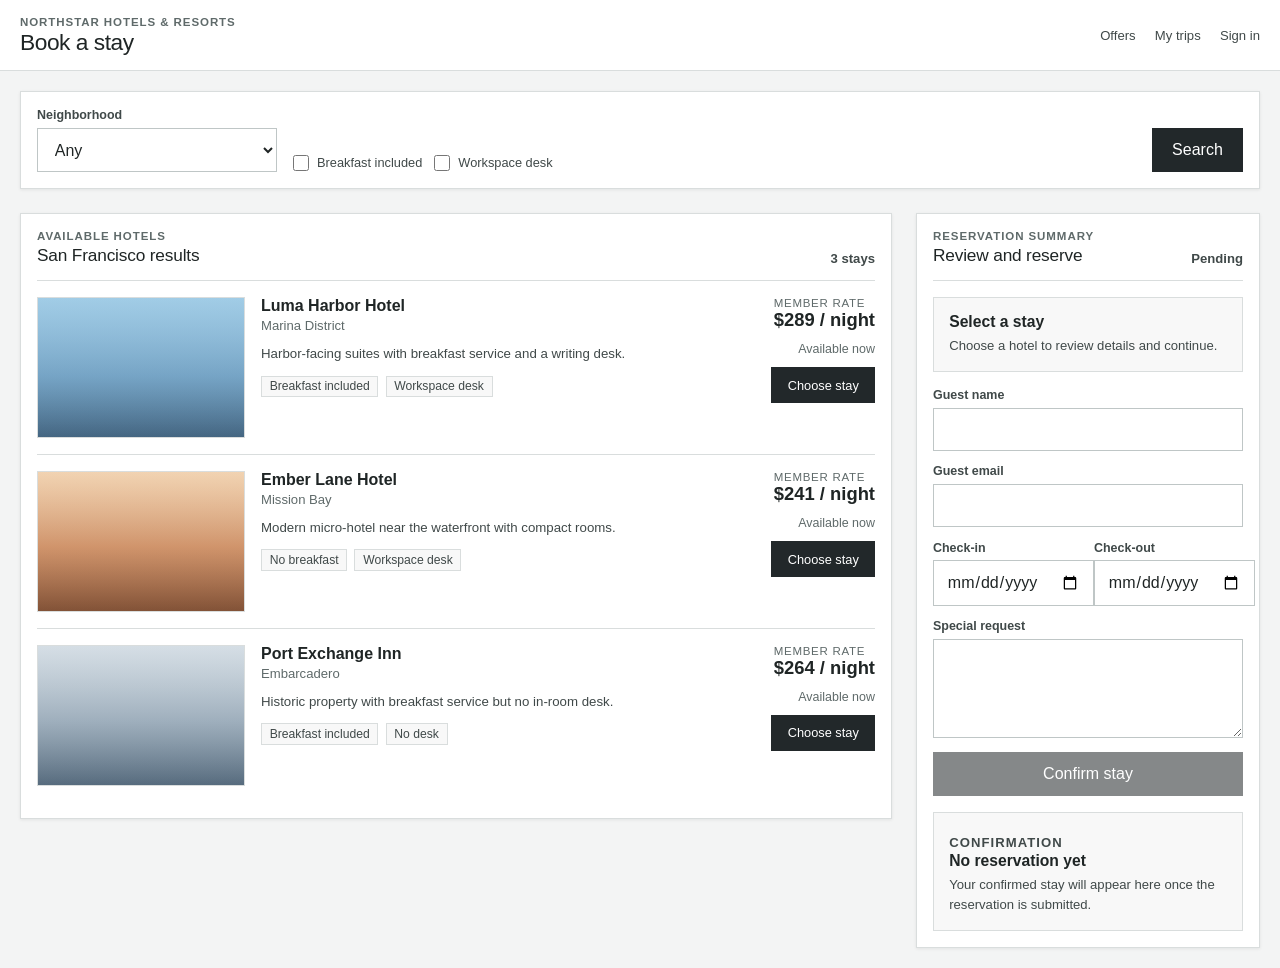
<file: openai-cua-sample-app/labs/booking-lab-template/index.html>
<!doctype html>
<html lang="en">
  <head>
    <meta charset="UTF-8" />
    <meta name="viewport" content="width=device-width, initial-scale=1.0" />
    <title>Northstar Stays</title>
    <link rel="stylesheet" href="./app.css" />
  </head>
  <body>
    <div class="appShell">
      <header class="topbar">
        <div class="topbarInner">
          <div>
            <p class="brandLabel">Northstar Hotels & Resorts</p>
            <h1>Book a stay</h1>
          </div>
          <nav class="topbarMeta" aria-label="Primary">
            <span>Offers</span>
            <span>My trips</span>
            <span>Sign in</span>
          </nav>
        </div>
      </header>

      <main class="workspace">
        <section class="searchBar">
          <div class="searchBarGroup">
            <label class="field fieldCompact">
              <span>Neighborhood</span>
              <select data-testid="filter-neighborhood">
                <option value="">Any</option>
                <option value="Marina District">Marina District</option>
                <option value="Embarcadero">Embarcadero</option>
                <option value="Mission Bay">Mission Bay</option>
              </select>
            </label>
            <div class="toggleRow">
              <label class="togglePill">
                <input data-testid="filter-breakfast" type="checkbox" />
                <span>Breakfast included</span>
              </label>
              <label class="togglePill">
                <input data-testid="filter-workspace" type="checkbox" />
                <span>Workspace desk</span>
              </label>
            </div>
          </div>
          <button class="searchButton" data-testid="apply-search-filters" type="button">
            Search
          </button>
        </section>

        <section class="resultsColumn">
          <section class="resultsPanel">
            <div class="resultsHeader">
              <div>
                <p class="sectionLabel">Available Hotels</p>
                <h2>San Francisco results</h2>
              </div>
              <span class="resultsCount" data-testid="filter-status">3 stays</span>
            </div>
            <div class="resultList" data-testid="results-list"></div>
          </section>
        </section>

        <aside class="bookingColumn">
          <section class="bookingPanel">
            <div class="bookingPanelHeader">
              <div>
                <p class="sectionLabel">Reservation Summary</p>
                <h2>Review and reserve</h2>
              </div>
              <span class="bookingStatus" data-role="booking-state-pill">Pending</span>
            </div>

            <div class="selectedStayCard" data-testid="selected-stay">
              <strong>Select a stay</strong>
              <p>Choose a hotel from the results to continue.</p>
            </div>

            <form class="reservationForm" data-testid="reservation-form">
              <label class="field">
                <span>Guest name</span>
                <input data-testid="guest-name" type="text" />
              </label>
              <label class="field">
                <span>Guest email</span>
                <input data-testid="guest-email" type="email" />
              </label>
              <div class="fieldGrid">
                <label class="field">
                  <span>Check-in</span>
                  <input data-testid="check-in" type="date" />
                </label>
                <label class="field">
                  <span>Check-out</span>
                  <input data-testid="check-out" type="date" />
                </label>
              </div>
              <label class="field">
                <span>Special request</span>
                <textarea data-testid="special-request" rows="4"></textarea>
              </label>
              <button class="confirmButton" data-testid="confirm-reservation" type="button">
                Confirm stay
              </button>
            </form>

            <section class="confirmationCard" data-role="confirmation-card">
              <p class="sectionLabel">Confirmation</p>
              <h3 data-role="confirmation-title">No reservation yet</h3>
              <p data-role="confirmation-copy">
                Reservation details will appear here after booking is confirmed.
              </p>
            </section>
          </section>
        </aside>
      </main>

      <div class="telemetry" hidden>
        <span data-testid="booking-status">Reservation pending</span>
        <span data-testid="confirmation-hotel">none</span>
        <span data-testid="confirmation-guest">none</span>
        <span data-testid="confirmation-dates">none</span>
        <span data-testid="confirmation-request">none</span>
      </div>
    </div>

    <script src="./app.js"></script>
  </body>
</html>
</file>
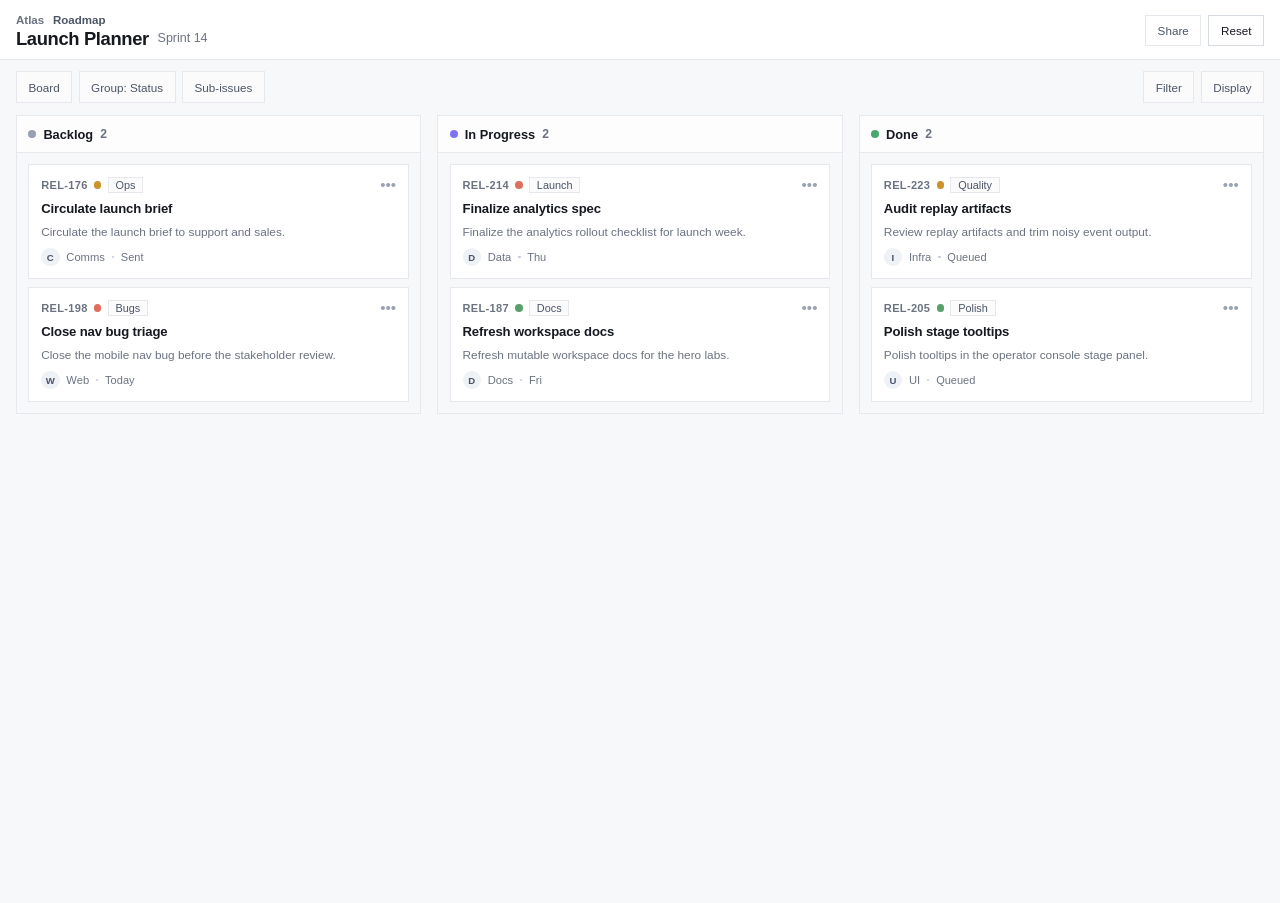
<file: openai-cua-sample-app/labs/kanban-lab-template/index.html>
<!doctype html>
<html lang="en">
  <head>
    <meta charset="UTF-8" />
    <meta name="viewport" content="width=device-width, initial-scale=1.0" />
    <title>Launch Planner</title>
    <link rel="stylesheet" href="./app.css" />
  </head>
  <body>
    <div class="appShell">
      <header class="topbar">
        <div class="topbarPrimary">
          <div class="breadcrumbs">
            <span>Atlas</span>
            <span class="breadcrumbsCurrent">Roadmap</span>
          </div>
          <div class="topbarTitleBlock">
            <h1>Launch Planner</h1>
            <p class="topbarSubtitle">Sprint 14</p>
          </div>
        </div>

        <div class="topbarActions">
          <button class="toolbarButton" type="button">Share</button>
          <button class="toolbarButton toolbarButtonStrong" data-testid="reset-board" type="button">
            Reset
          </button>
        </div>
      </header>

      <main class="workspace">
        <section class="boardToolbar" aria-label="Board controls">
          <div class="boardToolbarGroup">
            <button class="toolbarChip" type="button">Board</button>
            <button class="toolbarChip" type="button">Group: Status</button>
            <button class="toolbarChip" type="button">Sub-issues</button>
          </div>
          <div class="boardToolbarGroup">
            <button class="toolbarChip" type="button">Filter</button>
            <button class="toolbarChip" type="button">Display</button>
          </div>
        </section>

        <section class="boardSurface" aria-label="Current sprint board">
          <div class="board" data-testid="kanban-board">
            <section class="column columnBacklog">
              <header class="columnHeader">
                <div class="columnHeading">
                  <span class="columnDot columnDotBacklog" aria-hidden="true"></span>
                  <span class="columnTitle">Backlog</span>
                  <strong data-testid="column-count-backlog">0</strong>
                </div>
              </header>
              <div class="columnBody" data-column-id="backlog" data-testid="column-backlog"></div>
            </section>
            <section class="column columnInProgress">
              <header class="columnHeader">
                <div class="columnHeading">
                  <span class="columnDot columnDotProgress" aria-hidden="true"></span>
                  <span class="columnTitle">In Progress</span>
                  <strong data-testid="column-count-in-progress">0</strong>
                </div>
              </header>
              <div
                class="columnBody"
                data-column-id="in_progress"
                data-testid="column-in-progress"
              ></div>
            </section>
            <section class="column columnDone">
              <header class="columnHeader">
                <div class="columnHeading">
                  <span class="columnDot columnDotDone" aria-hidden="true"></span>
                  <span class="columnTitle">Done</span>
                  <strong data-testid="column-count-done">0</strong>
                </div>
              </header>
              <div class="columnBody" data-column-id="done" data-testid="column-done"></div>
            </section>
          </div>
        </section>
      </main>
    </div>

    <script src="./app.js"></script>
  </body>
</html>
</file>
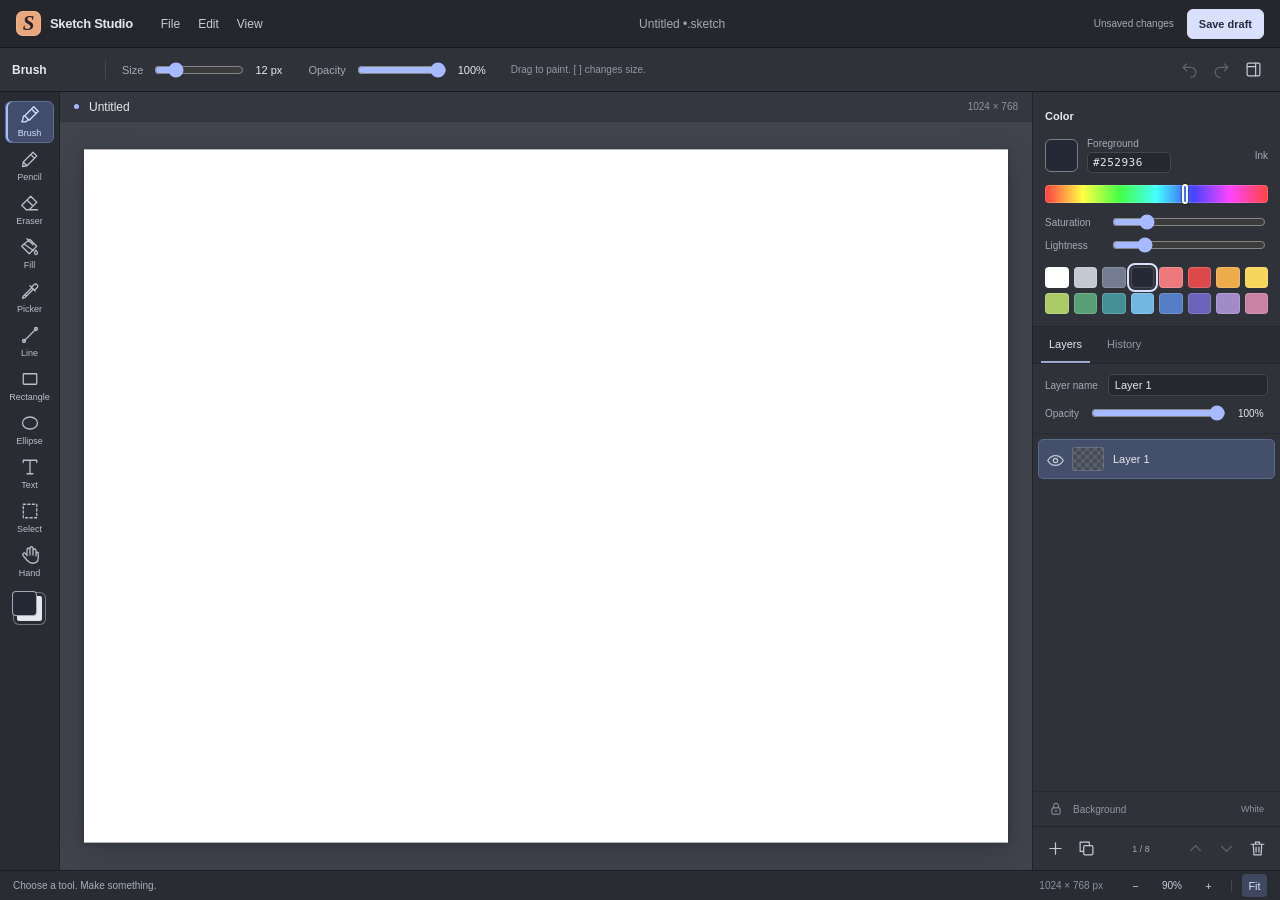
<file: openai-cua-sample-app/labs/paint-lab-template/index.html>
<!doctype html>
<html lang="en">
  <head>
    <meta charset="UTF-8" />
    <meta name="viewport" content="width=device-width, initial-scale=1.0" />
    <title>Sketch Studio</title>
    <link rel="stylesheet" href="./app.css" />
  </head>
  <body>
    <div class="editorShell">
      <header class="appBar">
        <a class="brand" href="#" aria-label="Sketch Studio"
          ><span class="brandMark" aria-hidden="true">S</span
          ><span>Sketch Studio</span></a
        >
        <nav class="menus" aria-label="Application menus">
          <div class="menu">
            <button
              aria-haspopup="menu"
              aria-expanded="false"
              aria-controls="file-menu"
              class="menuTrigger"
            >
              File
            </button>
            <div class="menuPopup" role="menu" id="file-menu" hidden>
              <button role="menuitem" data-action="new">
                New document <kbd>⌘/Ctrl N</kbd></button
              ><button role="menuitem" data-action="save">
                Save draft <kbd>⌘/Ctrl S</kbd>
              </button>
            </div>
          </div>
          <div class="menu">
            <button
              aria-haspopup="menu"
              aria-expanded="false"
              aria-controls="edit-menu"
              class="menuTrigger"
            >
              Edit
            </button>
            <div class="menuPopup" role="menu" id="edit-menu" hidden>
              <button role="menuitem" data-action="undo">
                Undo <kbd>⌘/Ctrl Z</kbd></button
              ><button role="menuitem" data-action="redo">
                Redo <kbd>⇧ ⌘/Ctrl Z</kbd>
              </button>
              <hr />
              <button role="menuitem" data-action="select-all">
                Select all <kbd>⌘/Ctrl A</kbd></button
              ><button role="menuitem" data-action="duplicate-selection">
                Duplicate selection <kbd>⌘/Ctrl D</kbd></button
              ><button role="menuitem" data-action="delete-selection">
                Delete selection <kbd>Delete</kbd></button
              ><button role="menuitem" data-action="deselect">
                Deselect <kbd>Esc</kbd>
              </button>
              <hr />
              <button role="menuitem" data-action="clear">
                Clear active layer
              </button>
            </div>
          </div>
          <div class="menu">
            <button
              aria-haspopup="menu"
              aria-expanded="false"
              aria-controls="view-menu"
              class="menuTrigger"
            >
              View
            </button>
            <div class="menuPopup" role="menu" id="view-menu" hidden>
              <button role="menuitem" data-action="fit">Fit canvas</button
              ><button role="menuitem" data-action="actual-size">
                Actual size · 100%</button
              ><button role="menuitem" data-action="zoom-in">Zoom in</button
              ><button role="menuitem" data-action="zoom-out">Zoom out</button>
              <hr />
              <button role="menuitem" data-action="inspector">
                Show/hide panels
              </button>
            </div>
          </div>
        </nav>
        <div class="documentTitle">
          <span id="document-tab-name">Untitled</span><span>.sketch</span>
        </div>
        <div class="fileActions">
          <span id="save-indicator" class="saveIndicator" role="status"
            >Loading…</span
          ><button
            class="button primary"
            data-action="save"
            data-testid="save-poster"
          >
            Save draft
          </button>
        </div>
      </header>
      <section class="optionsBar" aria-label="Tool settings" id="tool-options">
        <div class="currentTool" id="current-tool">Brush</div>
        <span class="barDivider"></span>
        <label
          class="option"
          data-tools="brush pencil eraser line rectangle ellipse"
          >Size
          <input
            id="brush-size"
            aria-label="Brush size"
            type="range"
            min="1"
            max="64"
            value="12"
          /><output id="size-output">12 px</output></label
        >
        <label class="option" data-tools="brush"
          >Opacity
          <input
            id="brush-opacity"
            aria-label="Brush opacity"
            type="range"
            min="10"
            max="100"
            value="100"
          /><output id="opacity-output">100%</output></label
        >
        <label class="option" data-tools="fill" hidden
          >Tolerance
          <input
            id="fill-tolerance"
            aria-label="Fill tolerance"
            type="range"
            min="0"
            max="64"
            value="16"
          /><output id="tolerance-output">16</output></label
        >
        <label class="option" data-tools="rectangle ellipse" hidden
          >Style
          <select id="shape-mode" aria-label="Shape style">
            <option value="outline">Outline</option>
            <option value="fill">Fill</option>
            <option value="both">Fill + outline</option>
          </select></label
        >
        <label class="option" data-tools="text" hidden
          >Font
          <select id="font-family" aria-label="Font family">
            <option value="Arial, sans-serif">Sans serif</option>
            <option value="Georgia, serif">Serif</option>
            <option value="Menlo, monospace">Monospace</option>
          </select></label
        >
        <label class="option" data-tools="text" hidden
          >Size
          <input
            id="font-size"
            aria-label="Font size"
            type="number"
            min="12"
            max="144"
            value="48"
          /><span>px</span></label
        >
        <div class="option selectionOptions" data-tools="select" hidden>
          <button class="button small" data-action="duplicate-selection">
            Duplicate</button
          ><button class="button small" data-action="delete-selection">
            Delete</button
          ><button class="button small" data-action="deselect">Deselect</button>
        </div>
        <span id="tool-hint" class="toolHint"
          >Drag to paint. [ ] changes size.</span
        >
        <div class="quickActions">
          <button
            class="iconButton"
            data-action="undo"
            aria-label="Undo"
            title="Undo (⌘/Ctrl Z)"
          >
            <span data-icon="undo"></span></button
          ><button
            class="iconButton"
            data-action="redo"
            aria-label="Redo"
            title="Redo (Shift ⌘/Ctrl Z)"
          >
            <span data-icon="redo"></span></button
          ><button
            class="iconButton"
            data-action="inspector"
            aria-label="Toggle panels"
            title="Toggle panels"
          >
            <span data-icon="panels"></span>
          </button>
        </div>
      </section>
      <main class="workspace" id="editor-workspace">
        <aside class="toolRail" aria-label="Drawing tools">
          <div id="tools"></div>
          <div class="railColor" title="Foreground color">
            <span id="foreground-swatch"></span>
          </div>
        </aside>
        <section class="documentWorkspace" aria-label="Document workspace">
          <div class="documentTab">
            <span class="documentDot"></span
            ><input
              id="document-name"
              aria-label="Document name"
              maxlength="80"
              value="Untitled"
              spellcheck="false"
              title="Rename document"
            /><span class="tabMeta">1024 × 768</span>
          </div>
          <div
            class="canvasViewport"
            id="canvas-viewport"
            tabindex="0"
            aria-label="Drawing canvas. Choose a tool and drag to draw; use Space to pan."
          >
            <div class="artboard" id="artboard">
              <canvas
                width="1024"
                height="768"
                id="drawing-canvas"
                data-testid="paint-canvas"
                aria-label="Artwork canvas"
                >Sketch Studio artwork</canvas
              >
              <canvas
                width="1024"
                height="768"
                id="overlay-canvas"
                aria-hidden="true"
              ></canvas>
              <div class="textComposer" hidden>
                <textarea
                  id="text-entry"
                  aria-label="Artwork text"
                  placeholder="Type here"
                  rows="2"
                  spellcheck="false"
                  maxlength="2000"
                ></textarea>
                <div>
                  <button class="button primary" data-action="commit-text">
                    Apply text</button
                  ><button class="button" data-action="cancel-text">
                    Cancel</button
                  ><span>Enter to apply · Shift Enter for a new line</span>
                </div>
              </div>
            </div>
          </div>
        </section>
        <aside class="inspector" id="inspector" aria-label="Editor panels">
          <section class="colorPanel">
            <div class="panelHeading">
              <h2>Color</h2>
              <button
                class="iconButton drawerClose"
                data-action="inspector"
                aria-label="Close panels"
              >
                ×
              </button>
            </div>
            <div class="colorSummary">
              <span class="largeSwatch" id="large-swatch"></span>
              <div>
                <label for="color-hex">Foreground</label
                ><input
                  id="color-hex"
                  aria-label="Hex color"
                  maxlength="7"
                  value="#252936"
                  spellcheck="false"
                />
              </div>
              <span class="colorValue" id="color-name">Ink</span>
            </div>
            <div
              class="colorSpectrum"
              id="color-spectrum"
              role="slider"
              tabindex="0"
              aria-label="Color picker"
              aria-valuemin="0"
              aria-valuemax="359"
              aria-valuenow="0"
            >
              <span>Hue</span><i id="hue-marker"></i>
            </div>
            <div class="colorRange">
              <label for="color-saturation">Saturation</label
              ><input
                type="range"
                id="color-saturation"
                min="0"
                max="100"
                value="75"
              />
            </div>
            <div class="colorRange">
              <label for="color-lightness">Lightness</label
              ><input
                type="range"
                id="color-lightness"
                min="0"
                max="100"
                value="55"
              />
            </div>
            <div
              class="swatches"
              id="swatches"
              aria-label="Color swatches"
            ></div>
          </section>
          <div
            class="inspectorTabs"
            role="tablist"
            aria-label="Layers and history"
          >
            <button
              role="tab"
              aria-selected="true"
              aria-controls="layers-panel"
              id="layers-tab"
            >
              Layers</button
            ><button
              role="tab"
              aria-selected="false"
              aria-controls="history-panel"
              id="history-tab"
              tabindex="-1"
            >
              History
            </button>
          </div>
          <section
            class="layersPanel"
            role="tabpanel"
            aria-labelledby="layers-tab"
            id="layers-panel"
          >
            <div class="layerProperties">
              <label for="layer-name">Layer name</label
              ><input id="layer-name" maxlength="80" value="Layer 1" /><label
                class="layerOpacity"
                >Opacity
                <input
                  id="layer-opacity"
                  aria-label="Layer opacity"
                  type="range"
                  min="0"
                  max="100"
                  value="100"
                /><output id="layer-opacity-output">100%</output></label
              >
            </div>
            <div class="layerList" id="layer-list"></div>
            <div class="backgroundRow">
              <span data-icon="lock"></span><span>Background</span
              ><span>White</span>
            </div>
            <div class="layerActions">
              <button
                class="iconButton"
                data-action="add-layer"
                aria-label="Add layer"
                title="Add layer"
              >
                <span data-icon="plus"></span></button
              ><button
                class="iconButton"
                data-action="duplicate-layer"
                aria-label="Duplicate layer"
                title="Duplicate layer"
              >
                <span data-icon="copy"></span></button
              ><span class="layerCount" id="layer-count">1 / 8</span
              ><button
                class="iconButton"
                data-action="layer-up"
                aria-label="Move layer up"
                title="Move layer up"
              >
                <span data-icon="up"></span></button
              ><button
                class="iconButton"
                data-action="layer-down"
                aria-label="Move layer down"
                title="Move layer down"
              >
                <span data-icon="down"></span></button
              ><button
                class="iconButton"
                data-action="delete-layer"
                aria-label="Delete layer"
                title="Delete layer"
              >
                <span data-icon="trash"></span>
              </button>
            </div>
          </section>
          <section
            class="historyPanel"
            role="tabpanel"
            aria-labelledby="history-tab"
            id="history-panel"
            hidden
          >
            <div class="historyList" id="history-list"></div>
            <p class="historyNote">
              One stroke, one step.<br />Up to 50 edits · 64 MiB history
            </p>
          </section>
        </aside>
      </main>
      <footer class="statusBar">
        <span id="status-message" role="status"
          >Choose a tool. Make something.</span
        ><span class="dimensions">1024 × 768 px</span>
        <div class="zoomControls">
          <button data-action="zoom-out" aria-label="Zoom out">−</button
          ><button
            id="zoom-value"
            data-action="actual-size"
            aria-label="Zoom to 100 percent"
          >
            100%</button
          ><button data-action="zoom-in" aria-label="Zoom in">+</button
          ><span></span><button data-action="fit" id="fit-button">Fit</button>
        </div>
      </footer>
    </div>
    <div class="toast" id="toast" role="alert" hidden></div>
    <dialog id="new-dialog">
      <form method="dialog">
        <h2>Start a new document?</h2>
        <p>Your unsaved changes will be discarded.</p>
        <div>
          <button class="button" value="cancel">Keep editing</button
          ><button class="button primary" value="discard">New document</button>
        </div>
      </form>
    </dialog>
    <script type="module" src="./app.js"></script>
  </body>
</html>
</file>
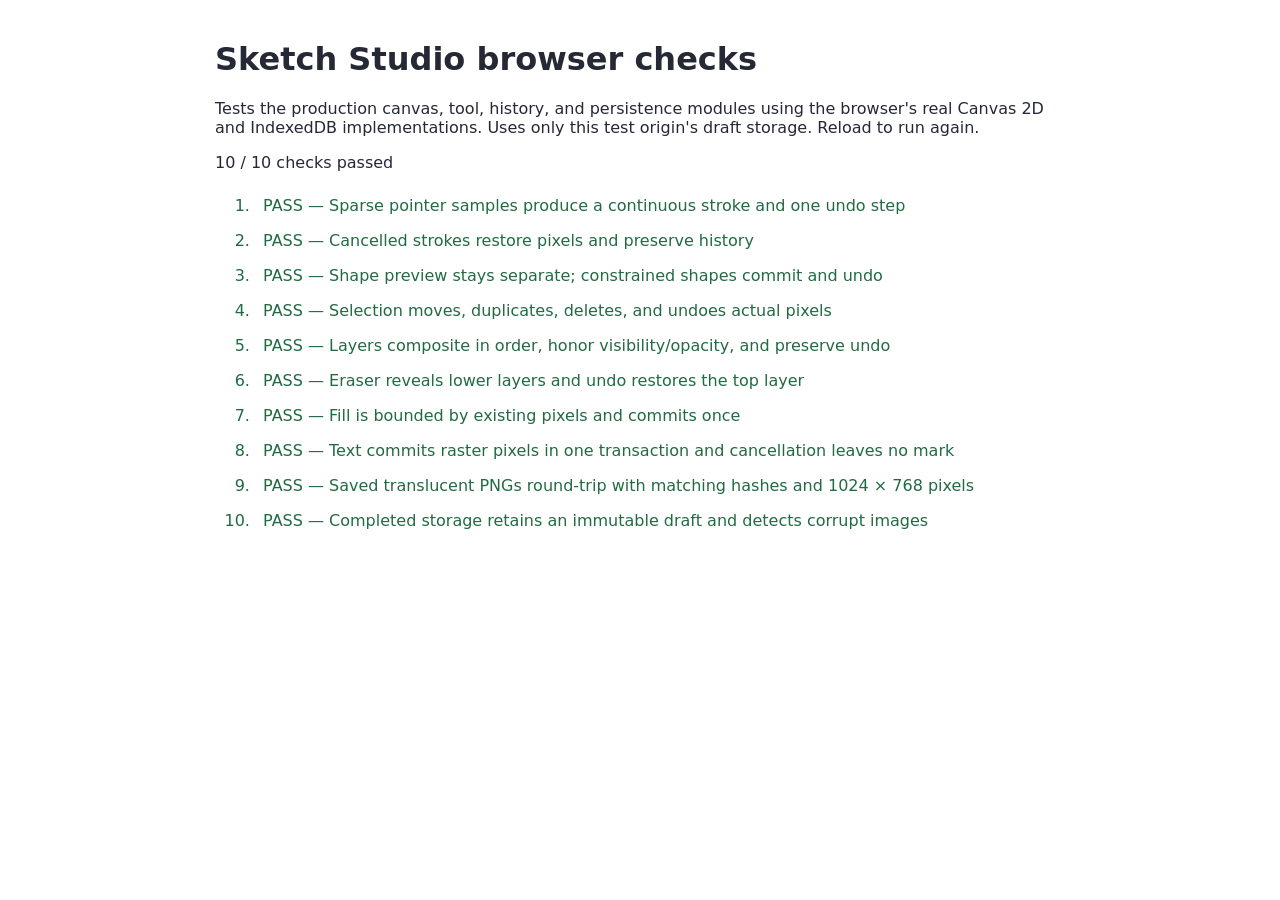
<file: openai-cua-sample-app/labs/tests/fixtures/paint-engine/index.html>
<!doctype html>
<html lang="en">
  <head>
    <meta charset="utf-8" />
    <meta name="viewport" content="width=device-width,initial-scale=1" />
    <title>Sketch Studio browser checks</title>
    <style>
      body {
        font: 16px system-ui;
        max-width: 850px;
        margin: 40px auto;
        padding: 0 24px;
        color: #252936;
      }
      li {
        padding: 8px;
      }
      li[data-result="pass"] {
        color: #216b42;
      }
      li[data-result="fail"] {
        color: #a71924;
      }
      pre {
        white-space: pre-wrap;
      }
    </style>
  </head>
  <body>
    <h1>Sketch Studio browser checks</h1>
    <p>
      Tests the production canvas, tool, history, and persistence modules using
      the browser's real Canvas 2D and IndexedDB implementations. Uses only this
      test origin's draft storage. Reload to run again.
    </p>
    <p id="summary" role="status">Running…</p>
    <ol id="results"></ol>
    <script type="module" src="./tests.js"></script>
  </body>
</html>
</file>
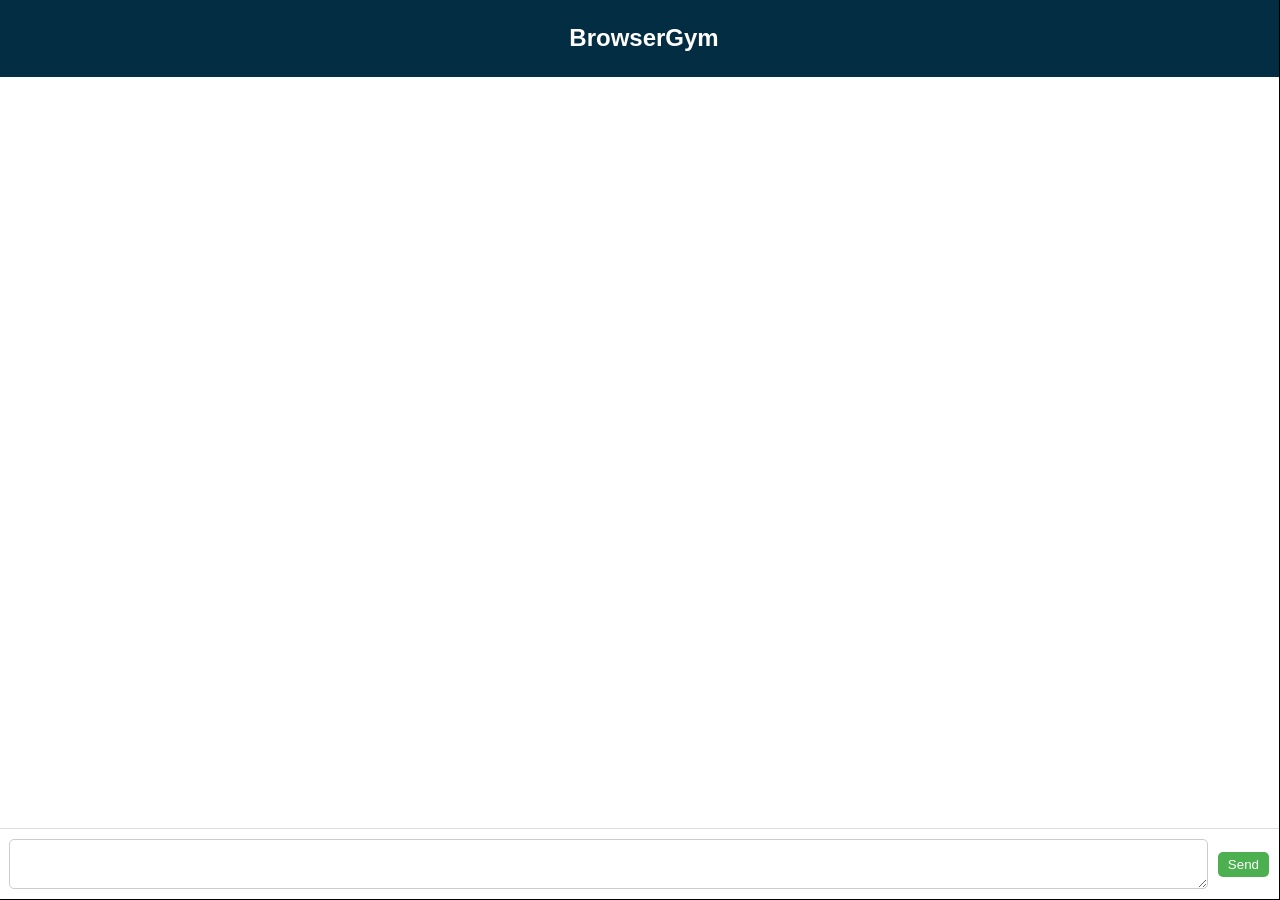
<file: src/agisdk/REAL/browsergym/core/chat_files/chatbox.html>
<!DOCTYPE html>
<html lang="en">

<head>
    <meta charset="UTF-8">
    <meta name="viewport" content="width=device-width, initial-scale=1.0">
    <title>UI Assistant Chat</title>
    <style>
        .chat-container {
            display: flex;
            flex-flow: column;
            position: fixed;
            bottom: 0;
            right: 0;
            height: 100%;
            width: 100%;
            border: 1px solid black;
            background-color: white;
            padding: 0;
            overflow: hidden;
            box-shadow: 0 4px 8px rgba(0, 0, 0, 0.1);
            font-family: 'Source Sans Pro', Arial, Helvetica, sans-serif;
        }

        .chat-header {
            background-color: #032D42;
            color: white;
            padding: 5px;
            padding-left: 15px;
            text-align: center;
            flex: 0 1 auto;
        }

        .chat-body {
            padding: 10px;
            overflow-y: auto;
            display: flex;
            flex-direction: column;
            flex: 1 1 auto;
        }

        .chat-debug {
            padding: 10px;
            max-height: 30%;
            overflow-y: auto;
            display: flex;
            flex-direction: column;
            flex: 0 0 auto;
        }

        .chat-input-area {
            display: flex;
            flex-flow: row;
            margin-top: 5px;
            margin-top: 5px;
            padding: 10px;
            border-top: 1px solid #ddd;
            flex: 0 1 50px;
        }

        .chat-input-area form {
            display: flex;
            width: 100%;
            height: 100%;
        }

        .input-box {
            padding: 5px;
            margin-right: 10px;
            border-radius: 5px;
            border: 1px solid #ccc;
            width: 100%;
        }

        .submit-button {
            padding: 5px 10px;
            border-radius: 5px;
            background-color: #4CAF50;
            color: white;
            border: none;
            align-self: center;
        }

        .message {
            display: flex;
            align-items: center;
            margin: 0px;
            padding: 0px;
        }

        .message p {
            padding: 10px;
            /* Added padding inside the bubble */
            border-radius: 15px;
            flex-grow: 1;
            margin-top: 10;
            margin-bottom: 0;
        }

        .chat-debug .message p {
            padding: 0;
            border-radius: 0;
            flex-grow: 1;
            margin-top: 0;
            margin-bottom: 0;
        }

        .user-message {
            background-color: #d1f4d1;
        }

        .assistant-message {
            background-color: #e0e0e0;
        }

        .info-message {
            background-color: #f0f0f0;
            color: #707070;
            font-size: 13px;
        }

        .assistant-image {
            margin: 0px;
            padding: 10px;
            width: 40px;
        }
    </style>
</head>

<body>



    <div class="chat-container">
        <div class="chat-header">
            <h2>BrowserGym</h2>
        </div>
        <div class="chat-body" id="chatBody"></div>
        <div class="chat-debug" id="chatDebug"></div>
        <div class="chat-input-area">
            <form id="chatForm">
                <textarea class="input-box" rows="2" id="inputBox"></textarea>
                <input type="submit" class="submit-button" value="Send">
            </form>
        </div>
    </div>

    <script>

        const assistant_image_data = "<ASSISTANT_IMAGE_URL>";

        var USER_MESSAGE_RECEIVED = false;

        function escapeHtml(unsafe) {
            return unsafe
                .replace(/&/g, "&amp;")
                .replace(/</g, "&lt;")
                .replace(/>/g, "&gt;")
                .replace(/"/g, "&quot;")
                .replace(/'/g, "&#039;");
        }

        function addChatMessage(role, msg) {
            const chatBody = document.getElementById('chatBody');
            const chatDebug = document.getElementById('chatDebug');
            const msgContainer = document.createElement('div');
            msgContainer.className = 'message';

            const text = document.createElement('p');
            text.innerHTML = escapeHtml(msg);

            const assistant_img = document.createElement('img');
            assistant_img.src = assistant_image_data;
            assistant_img.alt = 'Assistant';
            assistant_img.className = 'assistant-image';


            switch (role) {
                case "user":
                    text.className = 'user-message';
                    msgContainer.appendChild(text);
                    chatBody.appendChild(msgContainer);
                    break;
                case "assistant":
                    text.className = 'assistant-message';
                    msgContainer.appendChild(assistant_img); // Add the image to the message container
                    msgContainer.appendChild(text);
                    chatBody.appendChild(msgContainer);
                    break;
                case "info":
                    text.className = 'info-message';
                    text.innerHTML = msg;
                    msgContainer.appendChild(text);
                    // hide previous debug messages
                    for (const msg of chatDebug.children) {
                        msg.style.display = 'none';
                    }
                    chatDebug.appendChild(msgContainer);
                    break;
                default:
                    throw new TypeError(`Illegal role "${role}".`);
            }

            chatBody.scrollTop = chatBody.scrollHeight;

            if (role === "user") {
                USER_MESSAGE_RECEIVED = true;
            }
        }

        if (typeof send_user_message !== 'function') {
            function send_user_message(msg) {
                // This will be overloaded by playwright
            }
        }

        const inputBox = document.getElementById('inputBox');

        function send_msg(msg) {
            if (msg.trim()) {
                send_user_message(msg);
                addChatMessage('user', msg);
                inputBox.value = '';
            }
        }

        inputBox.onkeypress = (e) => {
            if (e.key === 'Enter' && !e.shiftKey) {
                e.preventDefault();
                send_msg(inputBox.value);
            }
        };

        document.getElementById('chatForm').onsubmit = function (event) {
            event.preventDefault();
            send_msg(inputBox.value);
            return false;
        }
    </script>

</body>

</html>
</file>
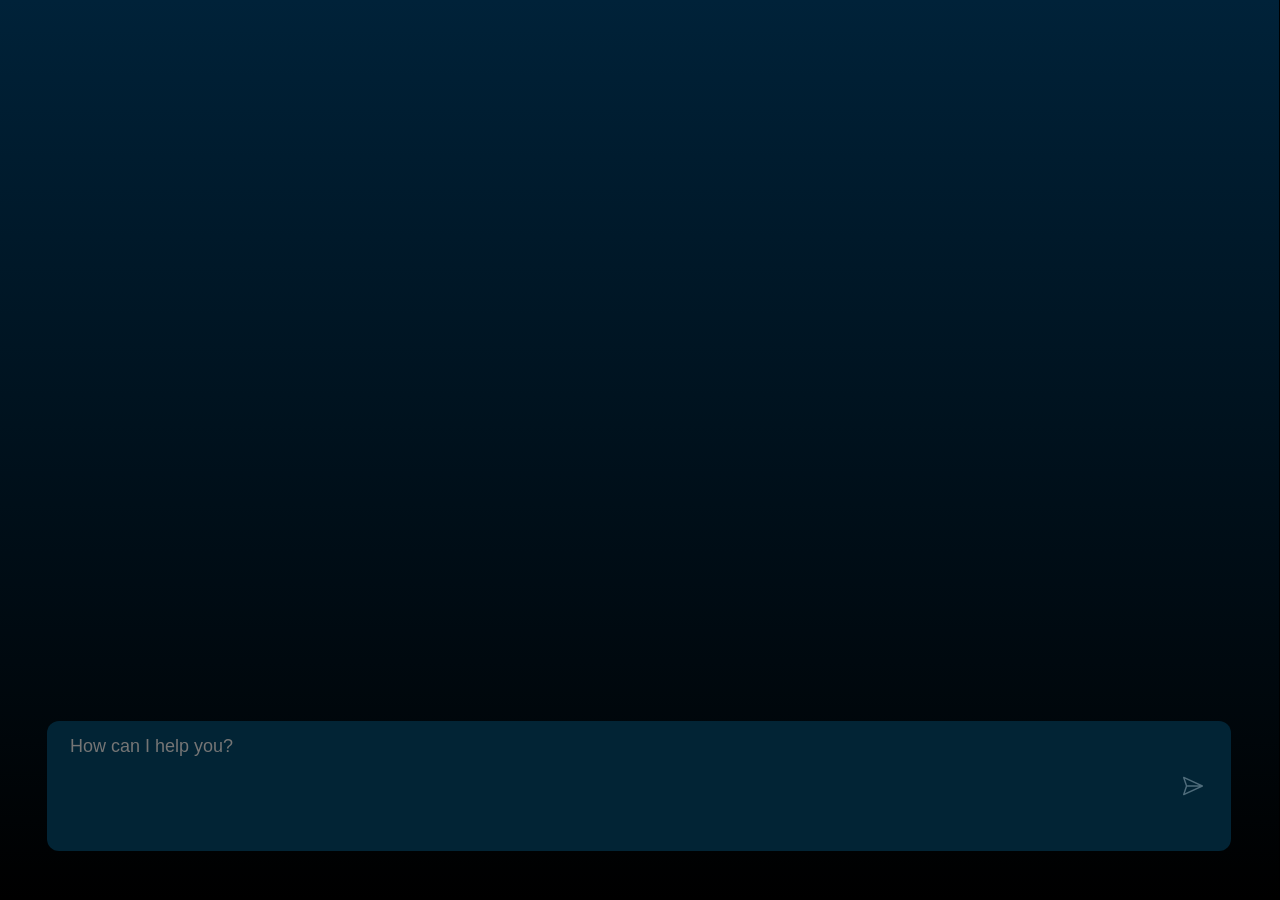
<file: src/agisdk/REAL/browsergym/core/chat_files/chatbox_modern.html>
<!DOCTYPE html>
<html lang="en">

<head>
    <meta charset="UTF-8">
    <meta name="viewport" content="width=device-width, initial-scale=1.0">
    <title>UI Assistant Chat</title>
    <style>
        body {
            font-family: 'Gilroy', sans-serif;
        }

        textarea {
            font-family: 'Gilroy', sans-serif;
        }

        .chat-container {
            position: fixed;
            bottom: 0;
            right: 0;
            height: 100%;
            width: 100%;
            border: 1px solid black;
            background-color: black;
            padding: 0;
            overflow: hidden;
            box-shadow: 0 4px 8px rgba(0, 0, 0, 0.1);
            display: flex;
            flex-direction: column;
            min-height: 0;
        }

        .gradient {
            height: 100%;
            width: 100%;
            position: absolute;
            top: 0;
            background: linear-gradient(180deg, #002239 0%, rgba(0, 34, 57, 0) 100%);
            z-index: -1;
        }

        #chatui-generating-indicator {
            position: absolute;
            height: 100vh;
            width: 8px;
        }

        #chatui-generating-indicator-gradient {
            height: 100%;
            width: 100%;
            animation: 1.5s ease alternate infinite thinking;
            background: linear-gradient(0deg, #032D42 0%, #50CED8 100%);
            background-size: 400% 400%;
        }

        @keyframes thinking {
            0% {
                background-position: 0% 0%;
            }

            100% {
                background-position: 0% 100%;
            }
        }


        .spacer {
            flex: 1;
        }

        .chat-wrapper {
            padding: 0px 48px 48px 48px;
            display: flex;
            flex-flow: column;
            flex: 1;
            min-height: 0;

        }

        .chat-body {
            padding: 10px;
            overflow-y: auto;
            display: flex;
            flex-direction: column;
            flex: 1 1 auto;
        }

        /* Hide scrollbar for Chrome, Safari and Opera */
        .chat-body::-webkit-scrollbar {
            display: none;
        }

        .chat-debug {
            padding: 10px;
            max-height: 45%;
            overflow-y: auto;
            display: flex;
            flex-direction: column;
            flex: 0 0 auto;
        }

        /* Hide scrollbar for Chrome, Safari and Opera */
        .chat-debug::-webkit-scrollbar {
            display: none;
        }

        .chat-input-area {
            display: flex;
            flex-flow: row;
            margin-top: 48px;
            padding: 10px;
            padding-left: 18px;
            flex: 0 1 50px;
            background-color: #022435;
            border-radius: 12px;

        }


        .chat-input-area form {
            display: flex;
            width: 100%;
            height: 100%;
        }

        .input-box {
            padding: 5px;
            margin-right: 10px;
            border-radius: 5px;
            width: 100%;
            background-color: transparent;
            color: white;
            border: none;
            outline: none;
            resize: none;
            font-size: 18px;
            min-height: 100px;
            /* Minimum starting height */
            max-height: 300px;
            /* Maximum height */
            overflow-y: auto;
            /* Allows scrolling within the input box if content exceeds max height */
            height: auto;
            /* Automatically adjust height, but limited by other CSS properties */
        }

        /* Hide scrollbar for Chrome, Safari and Opera */
        .input-box::-webkit-scrollbar {
            display: none;

        }

        .submit-button {
            margin-left: 10px;
            background-color: #022435;
            color: #9AABB3;
            font-weight: bold;
            cursor: pointer;
            background-image: url('data:image/svg+xml,<svg width="14" height="13" viewBox="0 0 14 13" fill="none" xmlns="http://www.w3.org/2000/svg"><path d="M13.7038 6.04336L0.709549 0.0460291C0.528509 -0.0375275 0.315131 -0.00553368 0.166559 0.127445C0.0179865 0.260423 -0.0373753 0.468963 0.0256778 0.658123L1.97297 6.50001L0.0256778 12.3419C-0.0373753 12.5311 0.0179865 12.7396 0.166559 12.8726C0.315131 13.0056 0.528509 13.0375 0.709549 12.954L13.7038 6.95666C13.8817 6.87718 14.0001 6.69465 14.0001 6.50001C14.0001 6.3048 13.8819 6.12293 13.7038 6.04336ZM2.8604 6.00001L1.33983 1.4383L11.2235 6.00001H2.8604ZM11.2235 7.00001L1.33983 11.5617L2.8604 7.00001H11.2235Z" fill="%234F6C7B"/></svg>');
            background-repeat: no-repeat;
            background-position: center;
            width: 60px;
            background-repeat: no-repeat;
            background-position: center;
            background-size: 20px 20px;
            border: none;
            border-radius: 4px;
        }

        .submit-button:hover {
            background-color: #03334a;
        }

        .message {
            display: flex;
            align-items: center;
            margin: 0px;
            padding: 0px;
            margin-bottom: 10px;
        }

        .message p {
            margin-bottom: 0;
        }

        .user-message {
            background-color: transparent;
            color: white;
            font-size: 20px;
        }

        .user-message::before {
            content: var(--before-content, "You");
            color: #09A2BF;
            display: block;
            margin-bottom: 4px;
            font-size: 10px;
            text-transform: uppercase;
        }


        .assistant-message {
            background-color: transparent;
            color: #7ACA87;
            font-size: 20px;

        }

        .assistant-message::before {
            content: var(--before-content, "Bot");
            color: #29A93E;
            display: block;
            margin-bottom: 4px;
            font-size: 10px;
            text-transform: uppercase;
        }

        .info-message {
            color: #afadad;
            font-size: 22px;
            background: #04334b;
            padding: 10px;
            border-radius: 4px;
            width: 100%;
        }

        .assistant-image {
            margin: 0px;
            padding: 10px;
            width: 40px;
        }
    </style>
</head>

<body>
    <div class="chat-container">
        <div class="chat-debug" id="chatDebug"></div>
        <div class="gradient">
        </div>
        <div id="chatui-generating-indicator" style="display: none;">
            <div id="chatui-generating-indicator-gradient"></div>
        </div>
        <div class="chat-wrapper">
            <div class="chat-body" id="chatBody">
                <div class="spacer"></div>
            </div>
            <div class="chat-input-area">
                <form id="chatForm">
                    <textarea class="input-box" id="inputBox" placeholder="How can I help you?"
                        title="Ask any question or type exit to quit."></textarea>
                    <input type="submit" class="submit-button" value="">
                    </input>
                </form>
            </div>
        </div>
    </div>

    <script>

        const assistant_image_data = "<ASSISTANT_IMAGE_URL>";

        var USER_MESSAGE_RECEIVED = false;

        function escapeHtml(unsafe) {
            return unsafe
                .replace(/&/g, "&amp;")
                .replace(/</g, "&lt;")
                .replace(/>/g, "&gt;")
                .replace(/"/g, "&quot;")
                .replace(/'/g, "&#039;");
        }
        function addHtmlLineBreaks(text) {
            return text.replace(/\n/g, "<br>");
        }
        function toHtmlImage(url) {
            return `<img src="${url}">`
        }

        function addChatMessage(role, timeString, msg) {
            const chatBody = document.getElementById('chatBody');
            const chatDebug = document.getElementById('chatDebug');
            const msgContainer = document.createElement('div');
            msgContainer.className = 'message';

            const text = document.createElement('div');

            // const assistant_img = document.createElement('img');
            // assistant_img.src = assistant_image_data;
            // assistant_img.alt = 'Assistant';
            // assistant_img.className = 'assistant-image';

            switch (role) {
                case "user":
                    text.className = 'user-message';
                    text.innerHTML = addHtmlLineBreaks(msg);
                    text.style.setProperty('--before-content', `"${timeString} - You"`);
                    msgContainer.appendChild(text);
                    chatBody.appendChild(msgContainer);
                    break;
                case "user_image":
                    text.className = 'user-message';
                    text.innerHTML = toHtmlImage(msg);
                    text.style.setProperty('--before-content', `"${timeString} - You"`);
                    msgContainer.appendChild(text);
                    chatBody.appendChild(msgContainer);
                    break;
                case "assistant":
                    text.className = 'assistant-message';
                    text.innerHTML = addHtmlLineBreaks(escapeHtml(msg));
                    text.style.setProperty('--before-content', `"${timeString} - Bot"`);
                    // msgContainer.appendChild(assistant_img); // Add the image to the message container
                    msgContainer.appendChild(text);
                    chatBody.appendChild(msgContainer);
                    break;
                case "infeasible":
                    text.className = 'assistant-message';
                    text.innerHTML = addHtmlLineBreaks(escapeHtml(msg));
                    text.style.setProperty('--before-content', `"${timeString} - Bot (abort)"`);
                    msgContainer.appendChild(text);
                    chatBody.appendChild(msgContainer);
                    break;
                case "info":
                    text.className = 'info-message';
                    text.innerHTML = addHtmlLineBreaks(escapeHtml(msg));
                    msgContainer.appendChild(text);
                    // hide previous debug messages
                    for (const msg of chatDebug.children) {
                        msg.style.display = 'none';
                    }
                    chatDebug.appendChild(msgContainer);
                    break;
                default:
                    throw new TypeError(`Illegal role "${role}".`);
            }

            chatBody.scrollTop = chatBody.scrollHeight;

            if (role === "user") {
                USER_MESSAGE_RECEIVED = true;
            }
        }

        if (typeof send_user_message !== 'function') {
            function send_user_message(msg) {
                // This will be overloaded by playwright
            }
        }

        const inputBox = document.getElementById('inputBox');

        async function send_msg(msg) {
            if (msg.trim()) {
                const strings = await send_user_message(msg);
                addChatMessage(strings[0], strings[1], strings[2]);
                inputBox.value = '';
            }
        }

        inputBox.onkeypress = (e) => {
            if (e.key === 'Enter' && !e.shiftKey) {
                e.preventDefault();
                send_msg(inputBox.value);
            }
        };

        document.getElementById('chatForm').onsubmit = function (event) {
            event.preventDefault();
            send_msg(inputBox.value);
            return false;
        }
        // addChatMessage('info', 'Hello World');
        // addChatMessage('assistant', 'Hello assistant');
        // addChatMessage('user', 'Hello user');

    </script>

</body>

</html>
</file>
<file: openai-cua-sample-app/labs/booking-lab-template/app.css>
:root {
  --bg: #f3f4f4;
  --panel: #ffffff;
  --panel-muted: #f8f8f8;
  --line: #d9dddd;
  --line-strong: #bfc6c6;
  --ink: #1f2525;
  --muted: #5f6a6a;
  --muted-strong: #404949;
  --accent: #22282a;
  --link: #0b5f87;
  --success: #35704d;
  --shadow-soft: 0 1px 3px rgba(22, 28, 28, 0.08);
  color-scheme: light;
  font-family: "Helvetica Neue", "Avenir Next", "Segoe UI", sans-serif;
  background: var(--bg);
  color: var(--ink);
}

* {
  box-sizing: border-box;
}

html,
body {
  min-height: 100%;
}

body {
  margin: 0;
  background: var(--bg);
}

h1,
h2,
h3,
p {
  margin: 0;
}

button,
select,
input,
textarea {
  font: inherit;
}

.appShell {
  min-height: 100vh;
  display: grid;
  grid-template-rows: auto 1fr;
}

.topbar {
  border-bottom: 1px solid var(--line);
  background: var(--panel);
}

.topbarInner {
  max-width: 84rem;
  margin: 0 auto;
  padding: 1rem 1.25rem;
  display: flex;
  align-items: center;
  justify-content: space-between;
  gap: 1rem;
}

.brandLabel,
.sectionLabel {
  color: var(--muted);
  font-size: 0.72rem;
  font-weight: 700;
  letter-spacing: 0.08em;
  text-transform: uppercase;
}

h1 {
  margin-top: 0.16rem;
  font-size: 1.42rem;
  font-weight: 500;
  line-height: 1.05;
  letter-spacing: -0.02em;
}

.topbarMeta {
  display: flex;
  align-items: center;
  gap: 1.2rem;
  color: var(--muted-strong);
  font-size: 0.82rem;
}

.workspace {
  max-width: 84rem;
  width: 100%;
  margin: 0 auto;
  display: grid;
  grid-template-columns: minmax(0, 1fr) 21.5rem;
  gap: 1.5rem;
  padding: 1.25rem;
}

.searchBar {
  grid-column: 1 / -1;
  display: flex;
  align-items: end;
  justify-content: space-between;
  gap: 1rem;
  padding: 1rem;
  border: 1px solid var(--line);
  background: var(--panel);
  box-shadow: var(--shadow-soft);
}

.searchBarGroup {
  min-width: 0;
  display: grid;
  grid-template-columns: 15rem 1fr;
  gap: 1rem;
  align-items: end;
}

.resultsColumn,
.bookingColumn {
  min-width: 0;
}

.resultsPanel,
.bookingPanel {
  border: 1px solid var(--line);
  background: var(--panel);
  box-shadow: var(--shadow-soft);
}

.resultsPanel,
.bookingPanel {
  padding: 1rem;
}

.resultsHeader,
.bookingPanelHeader {
  display: flex;
  align-items: end;
  justify-content: space-between;
  gap: 1rem;
  padding-bottom: 0.9rem;
  border-bottom: 1px solid var(--line);
}

.resultsHeader h2,
.bookingPanelHeader h2 {
  margin-top: 0.16rem;
  font-size: 1.08rem;
  font-weight: 500;
  letter-spacing: -0.01em;
}

.resultsCount,
.bookingStatus {
  color: var(--muted-strong);
  font-size: 0.82rem;
  font-weight: 600;
}

.bookingStatus.isConfirmed {
  color: var(--success);
}

.field {
  display: grid;
  gap: 0.36rem;
}

.field span {
  color: var(--muted-strong);
  font-size: 0.78rem;
  font-weight: 600;
}

.fieldCompact select,
.field input,
.field textarea {
  width: 100%;
  border: 1px solid var(--line-strong);
  background: var(--panel);
  color: var(--ink);
  padding: 0.72rem 0.8rem;
}

.field textarea {
  min-height: 6.2rem;
  resize: vertical;
}

.toggleRow {
  display: flex;
  flex-wrap: wrap;
  gap: 0.75rem;
  align-items: center;
  padding-bottom: 0.1rem;
}

.togglePill {
  display: inline-flex;
  align-items: center;
  gap: 0.5rem;
  color: var(--muted-strong);
  font-size: 0.8rem;
}

.togglePill input {
  width: 1rem;
  height: 1rem;
  margin: 0;
}

.searchButton,
.hotelSelectButton,
.confirmButton {
  appearance: none;
  border: 1px solid var(--accent);
  background: var(--accent);
  color: #ffffff;
  padding: 0.75rem 1.2rem;
  cursor: pointer;
}

.hotelSelectButton {
  padding: 0.58rem 0.95rem;
  font-size: 0.8rem;
}

.hotelSelectButton.isSelected {
  background: #ffffff;
  color: var(--accent);
}

.searchButton:hover,
.confirmButton:hover,
.hotelSelectButton:hover {
  background: #101415;
}

.hotelSelectButton.isSelected:hover {
  background: #f5f6f6;
}

.resultList {
  display: grid;
  gap: 0;
}

.resultCard {
  display: grid;
  grid-template-columns: 13rem minmax(0, 1fr) 10.5rem;
  gap: 1rem;
  align-items: start;
  padding: 1rem 0;
  border-bottom: 1px solid var(--line);
}

.resultCard:last-child {
  border-bottom: 0;
}

.resultVisual {
  min-height: 8.8rem;
  border: 1px solid var(--line);
  background-size: cover;
  background-position: center;
}

.resultVisualLuma {
  background:
    linear-gradient(180deg, rgba(156, 201, 226, 0.55), rgba(65, 116, 151, 0.2)),
    linear-gradient(180deg, #a7d0eb, #719fc3 56%, #45627c 100%);
}

.resultVisualEmber {
  background:
    linear-gradient(180deg, rgba(244, 218, 189, 0.45), rgba(166, 105, 64, 0.18)),
    linear-gradient(180deg, #efcda8, #cb8559 54%, #7a4d35 100%);
}

.resultVisualPort {
  background:
    linear-gradient(180deg, rgba(213, 221, 227, 0.5), rgba(82, 100, 116, 0.18)),
    linear-gradient(180deg, #d5dfe7, #97aaba 54%, #586d80 100%);
}

.resultBody {
  min-width: 0;
  display: grid;
  gap: 0.7rem;
}

.resultTitleBlock strong {
  display: block;
  font-size: 1rem;
  font-weight: 600;
}

.resultLocation {
  margin-top: 0.2rem;
  color: var(--muted);
  font-size: 0.82rem;
}

.resultSummary {
  color: var(--muted-strong);
  font-size: 0.83rem;
  line-height: 1.5;
}

.badgeRow {
  display: flex;
  flex-wrap: wrap;
  gap: 0.45rem;
}

.badge {
  color: var(--muted-strong);
  font-size: 0.76rem;
  padding: 0.18rem 0.48rem;
  background: var(--panel-muted);
  border: 1px solid var(--line);
}

.resultRateColumn {
  display: grid;
  justify-items: end;
  gap: 0.7rem;
}

.resultRateLabel {
  color: var(--muted);
  font-size: 0.72rem;
  text-transform: uppercase;
  letter-spacing: 0.06em;
}

.resultRate {
  font-size: 1.15rem;
  font-weight: 600;
}

.resultMatch {
  color: var(--muted);
  font-size: 0.78rem;
}

.selectedStayCard,
.confirmationCard {
  margin-top: 1rem;
  padding: 0.95rem;
  border: 1px solid var(--line);
  background: var(--panel-muted);
}

.selectedStayCard strong,
.confirmationCard h3 {
  display: block;
  font-size: 0.98rem;
  font-weight: 600;
}

.selectedStayCard p,
.confirmationCard p {
  margin-top: 0.3rem;
  color: var(--muted-strong);
  font-size: 0.82rem;
  line-height: 1.5;
}

.reservationForm {
  display: grid;
  gap: 0.85rem;
  margin-top: 1rem;
}

.fieldGrid {
  display: grid;
  grid-template-columns: repeat(2, minmax(0, 1fr));
  gap: 0.75rem;
}

.confirmButton:disabled {
  cursor: not-allowed;
  opacity: 0.55;
}

@media (max-width: 1100px) {
  .workspace {
    grid-template-columns: 1fr;
  }

  .searchBarGroup {
    grid-template-columns: 1fr;
  }
}

@media (max-width: 760px) {
  .topbarInner,
  .searchBar,
  .resultsHeader,
  .bookingPanelHeader {
    flex-direction: column;
    align-items: flex-start;
  }

  .workspace {
    padding: 0.8rem;
  }

  .resultCard {
    grid-template-columns: 1fr;
  }

  .resultRateColumn {
    justify-items: start;
  }

  .fieldGrid {
    grid-template-columns: 1fr;
  }
}
</file>
<file: openai-cua-sample-app/labs/kanban-lab-template/app.css>
:root {
  --bg: #f7f8fa;
  --panel: #ffffff;
  --panel-muted: #fbfbfc;
  --line: #e6e8ee;
  --line-strong: #d5d9e2;
  --ink: #16191f;
  --muted: #6b7280;
  --muted-strong: #4b5565;
  --blue: #5b5bd6;
  --blue-soft: #f0f1ff;
  --green-soft: #edf7f1;
  --amber-soft: #fff6e7;
  --red-soft: #fff0ed;
  color-scheme: light;
  font-family:
    "Inter",
    "Avenir Next",
    "Segoe UI",
    sans-serif;
  background: var(--bg);
  color: var(--ink);
}

* {
  box-sizing: border-box;
}

html,
body {
  min-height: 100%;
}

body {
  margin: 0;
  background: var(--bg);
}

h1,
h2,
h3,
p {
  margin: 0;
}

button {
  font: inherit;
}

.appShell {
  min-height: 100vh;
  display: grid;
  grid-template-rows: auto 1fr;
}

.topbar {
  display: flex;
  align-items: center;
  justify-content: space-between;
  gap: 0.85rem;
  padding: 0.85rem 1rem 0.7rem;
  background: var(--panel);
  border-bottom: 1px solid var(--line);
}

.topbarPrimary {
  display: grid;
  gap: 0.2rem;
}

.breadcrumbs {
  display: flex;
  align-items: center;
  gap: 0.55rem;
  color: var(--muted);
  font-size: 0.72rem;
  font-weight: 600;
}

.breadcrumbsCurrent {
  color: var(--muted-strong);
}

.topbarTitleBlock {
  display: flex;
  align-items: center;
  gap: 0.55rem;
  flex-wrap: wrap;
}

h1 {
  font-size: 1.15rem;
  font-weight: 600;
  line-height: 1.05;
  letter-spacing: -0.02em;
}

.topbarSubtitle {
  color: var(--muted);
  font-size: 0.78rem;
}

.topbarActions {
  display: flex;
  align-items: center;
  gap: 0.45rem;
}

.toolbarButton,
.toolbarChip {
  appearance: none;
  display: inline-flex;
  align-items: center;
  justify-content: center;
  min-height: 1.95rem;
  padding: 0.28rem 0.72rem;
  border: 1px solid var(--line);
  background: var(--panel);
  color: var(--muted-strong);
  font-size: 0.73rem;
  font-weight: 500;
  cursor: pointer;
}

.toolbarButtonStrong {
  border-color: var(--line-strong);
  color: var(--ink);
}

.workspace {
  min-width: 0;
  padding: 0.7rem 1rem 1rem;
}

.boardToolbar {
  display: flex;
  align-items: center;
  justify-content: space-between;
  gap: 0.75rem;
  margin-bottom: 0.8rem;
}

.boardToolbarGroup {
  display: flex;
  align-items: center;
  gap: 0.4rem;
  flex-wrap: wrap;
}

.toolbarChip {
  background: #fbfbfc;
}

.boardSurface {
  min-width: 0;
  min-height: calc(100vh - 8rem);
}

.board {
  min-width: 0;
  display: grid;
  grid-template-columns: repeat(3, minmax(17rem, 1fr));
  gap: 1rem;
  min-height: 100%;
}

.column {
  min-width: 0;
  display: flex;
  flex-direction: column;
  border: 1px solid var(--line);
  background: #f7f8fa;
}

.columnHeader {
  padding: 0.65rem 0.7rem;
  border-bottom: 1px solid var(--line);
  background: rgba(255, 255, 255, 0.75);
}

.columnHeading {
  display: flex;
  align-items: center;
  gap: 0.45rem;
}

.columnDot {
  width: 0.5rem;
  height: 0.5rem;
  border-radius: 999px;
  flex: none;
}

.columnDotBacklog {
  background: #98a1b2;
}

.columnDotProgress {
  background: #7c74f1;
}

.columnDotDone {
  background: #4aa86e;
}

.columnTitle {
  font-size: 0.8rem;
  font-weight: 600;
}

.columnHeader strong {
  color: var(--muted);
  font-size: 0.76rem;
  font-weight: 600;
}

.columnBody {
  display: grid;
  align-content: start;
  gap: 0.55rem;
  min-height: 100%;
  padding: 0.7rem;
}

.columnBody.dragActive {
  background: #f2f3f7;
}

.card {
  display: grid;
  gap: 0.45rem;
  padding: 0.7rem 0.75rem;
  border: 1px solid var(--line);
  background: var(--panel);
  cursor: grab;
}

.card:hover {
  border-color: var(--line-strong);
}

.card.dragging {
  opacity: 0.42;
}

.card.dropBefore {
  box-shadow: inset 0 2px 0 var(--blue);
}

.card.dropAfter {
  box-shadow: inset 0 -2px 0 var(--blue);
}

.cardHeader {
  display: flex;
  align-items: center;
  justify-content: space-between;
  gap: 0.5rem;
}

.cardIdentity {
  min-width: 0;
  display: flex;
  align-items: center;
  gap: 0.4rem;
  flex-wrap: wrap;
}

.cardKey {
  color: var(--muted);
  font-size: 0.69rem;
  font-weight: 600;
  letter-spacing: 0.03em;
  text-transform: uppercase;
}

.cardPriorityDot {
  width: 0.46rem;
  height: 0.46rem;
  border-radius: 999px;
  flex: none;
}

.cardPriorityP1 {
  background: #df6f5c;
}

.cardPriorityP2 {
  background: #cb922d;
}

.cardPriorityP3 {
  background: #58a06a;
}

.cardLabel {
  padding: 0.08rem 0.42rem;
  border: 1px solid var(--line);
  background: var(--panel-muted);
  color: var(--muted-strong);
  font-size: 0.68rem;
  font-weight: 500;
}

.cardMenu {
  color: #9aa3b2;
  font-size: 0.95rem;
  line-height: 1;
}

.cardTitle {
  font-size: 0.82rem;
  font-weight: 600;
  line-height: 1.32;
  letter-spacing: -0.01em;
}

.cardSummary {
  color: var(--muted);
  font-size: 0.74rem;
  line-height: 1.35;
  display: -webkit-box;
  overflow: hidden;
  -webkit-box-orient: vertical;
  -webkit-line-clamp: 1;
}

.cardFooter {
  display: flex;
  align-items: center;
  justify-content: space-between;
  gap: 0.6rem;
}

.cardMetaRow {
  display: flex;
  align-items: center;
  gap: 0.42rem;
  min-width: 0;
}

.cardAssignee {
  display: flex;
  align-items: center;
  justify-content: center;
  width: 1.15rem;
  height: 1.15rem;
  border-radius: 999px;
  background: #eef1f5;
  color: var(--muted-strong);
  font-size: 0.6rem;
  font-weight: 700;
  letter-spacing: 0.02em;
  flex: none;
}

.cardMetaLabel {
  color: var(--muted);
  font-size: 0.7rem;
  white-space: nowrap;
}

.cardMetaDivider {
  width: 0.16rem;
  height: 0.16rem;
  border-radius: 999px;
  background: #c2cada;
  flex: none;
}

.cardDue {
  color: var(--muted);
  font-size: 0.69rem;
}

@media (max-width: 980px) {
  .board {
    grid-template-columns: 1fr;
  }

  .boardSurface {
    min-height: auto;
  }
}

@media (max-width: 760px) {
  .topbar,
  .boardToolbar {
    flex-direction: column;
    align-items: flex-start;
  }

  .workspace {
    padding: 0.7rem 0.75rem 0.9rem;
  }
}
</file>
<file: openai-cua-sample-app/labs/paint-lab-template/app.css>
:root {
  color-scheme: dark;
  --bg: #25272d;
  --panel: #303239;
  --raised: #393c44;
  --line: #454851;
  --text: #e7e8ed;
  --muted: #a6aab5;
  --accent: #a7b9ff;
  --selected: #454f71;
  font:
    12px -apple-system,
    BlinkMacSystemFont,
    "Segoe UI",
    sans-serif;
  background: var(--bg);
  color: var(--text);
}
* {
  box-sizing: border-box;
}
body {
  margin: 0;
}
button,
input,
select,
textarea {
  font: inherit;
}
button {
  cursor: pointer;
  color: inherit;
}
button:disabled {
  opacity: 0.35;
  cursor: default;
}
button,
input,
select,
textarea {
  outline: none;
}
button:focus-visible,
input:focus-visible,
select:focus-visible,
textarea:focus-visible,
[tabindex]:focus-visible {
  outline: 2px solid var(--accent);
  outline-offset: -2px;
}
[hidden] {
  display: none !important;
}
svg {
  width: 19px;
  height: 19px;
  display: block;
  fill: none;
  stroke: currentColor;
  stroke-width: 1.7;
  stroke-linecap: round;
  stroke-linejoin: round;
}
h2,
p {
  margin: 0;
}
input,
select,
textarea {
  color: var(--text);
  background: #26282f;
  border: 1px solid var(--line);
  border-radius: 5px;
  min-width: 0;
}
input[type="range"] {
  height: 16px;
  padding: 0;
  accent-color: var(--accent);
  min-width: 40px;
}
input[type="number"] {
  width: 58px;
  padding: 4px 6px;
}
output {
  font-variant-numeric: tabular-nums;
  white-space: nowrap;
  color: var(--text);
}
.editorShell {
  height: 100dvh;
  display: grid;
  grid-template-rows: 48px 44px minmax(0, 1fr) 30px;
  overflow: hidden;
}
.appBar {
  display: flex;
  align-items: center;
  gap: 20px;
  padding: 0 16px;
  background: #25272d;
  border-bottom: 1px solid #17191e;
  min-width: 0;
}
.brand {
  display: flex;
  gap: 9px;
  align-items: center;
  font-size: 13px;
  font-weight: 650;
  letter-spacing: -0.3px;
  color: var(--text);
  text-decoration: none;
  white-space: nowrap;
}
.brandMark {
  display: grid;
  place-items: center;
  width: 25px;
  height: 25px;
  border-radius: 7px;
  background: #eaa77e;
  color: #27232a;
  font-family: Georgia, serif;
  font-size: 21px;
  font-style: italic;
  box-shadow: inset 0 0 0 1px #ffd1b752;
}
.menus {
  display: flex;
  align-self: stretch;
  gap: 2px;
}
.menu {
  position: relative;
  display: flex;
  align-items: center;
}
.menuTrigger {
  border: 0;
  background: transparent;
  padding: 8px;
  border-radius: 4px;
  color: #c8cbd4;
}
.menuTrigger:hover,
.menuTrigger[aria-expanded="true"] {
  background: var(--raised);
  color: white;
}
.menuPopup {
  position: absolute;
  top: calc(100% - 4px);
  left: 0;
  width: 245px;
  z-index: 20;
  padding: 5px;
  border: 1px solid #565a67;
  border-radius: 8px;
  background: #32353e;
  box-shadow: 0 12px 30px #1119;
}
.menuPopup button {
  display: flex;
  align-items: center;
  justify-content: space-between;
  width: 100%;
  text-align: left;
  padding: 8px;
  border: 0;
  background: none;
  border-radius: 4px;
}
.menuPopup button:hover,
.menuPopup button:focus {
  background: var(--selected);
}
kbd {
  font: 10px inherit;
  color: var(--muted);
  margin-left: 10px;
}
.menuPopup hr {
  border: 0;
  border-top: 1px solid var(--line);
  margin: 4px;
}
.documentTitle {
  display: flex;
  align-items: center;
  justify-content: center;
  flex: 1;
  min-width: 60px;
  color: var(--muted);
}
.documentTab input {
  width: 112px;
  text-align: left;
  border-color: transparent;
  background: transparent;
  padding: 5px 2px;
  font-size: 12px;
}
.documentTab input:hover {
  border-color: var(--line);
}
.fileActions {
  display: flex;
  gap: 8px;
  align-items: center;
  flex-shrink: 0;
}
.saveIndicator {
  font-size: 10px;
  color: var(--muted);
  margin-right: 5px;
  white-space: nowrap;
}
.saveIndicator.isSaved {
  color: #a5cbb2;
}
.button {
  background: #3c3f48;
  border: 1px solid #545864;
  border-radius: 6px;
  padding: 7px 11px;
  white-space: nowrap;
  min-height: 30px;
  font-size: 11px;
}
.button:hover {
  background: #484c56;
}
.button.primary {
  background: #d9e0fb;
  border-color: #d9e0fb;
  color: #232a43;
  font-weight: 650;
}
.button.primary:hover {
  background: #ecf0ff;
}
.button.small {
  padding: 4px 8px;
  min-height: 27px;
}
.iconButton {
  width: 29px;
  height: 29px;
  display: inline-grid;
  place-items: center;
  border: 1px solid transparent;
  border-radius: 5px;
  padding: 4px;
  background: transparent;
  color: #c5c9d4;
}
.iconButton:hover {
  background: var(--raised);
  border-color: var(--line);
}
.iconButton span {
  display: block;
}
.iconButton svg {
  width: 17px;
  height: 17px;
}
.optionsBar {
  display: flex;
  align-items: center;
  gap: 16px;
  padding: 0 12px;
  background: var(--panel);
  border-bottom: 1px solid #191b22;
  min-width: 0;
}
.currentTool {
  min-width: 77px;
  font-weight: 600;
}
.barDivider {
  height: 19px;
  width: 1px;
  background: var(--line);
}
.option {
  display: flex;
  align-items: center;
  gap: 9px;
  color: var(--muted);
  font-size: 11px;
  white-space: nowrap;
}
.option input[type="range"] {
  width: 90px;
}
.option output {
  min-width: 37px;
}
.option select {
  padding: 5px;
  max-width: 125px;
}
.toolHint {
  color: #9298a7;
  font-size: 10px;
  white-space: nowrap;
  overflow: hidden;
  text-overflow: ellipsis;
}
.quickActions {
  display: flex;
  gap: 3px;
  margin-left: auto;
  flex-shrink: 0;
}
.workspace {
  display: grid;
  grid-template-columns: 60px minmax(0, 1fr) 248px;
  min-height: 0;
  min-width: 0;
  position: relative;
}
.toolRail {
  background: #292c33;
  border-right: 1px solid #20222a;
  padding: 9px 5px;
  overflow: auto;
  overscroll-behavior: contain;
  display: flex;
  flex-direction: column;
  gap: 10px;
  align-items: center;
  min-height: 0;
}
#tools {
  display: grid;
  gap: 2px;
  width: 100%;
}
.toolButton {
  position: relative;
  display: grid;
  justify-items: center;
  gap: 3px;
  width: 100%;
  height: 42px;
  padding: 4px 2px;
  border: 1px solid transparent;
  border-radius: 6px;
  background: transparent;
  color: #b9beca;
}
.toolButton span {
  font-size: 9px;
  line-height: 10px;
}
.toolButton svg {
  width: 18px;
  height: 18px;
}
.toolButton:hover {
  background: #383c46;
  color: #f2f4fb;
}
.toolButton[aria-pressed="true"] {
  background: #424d6b;
  border-color: #5e6e99;
  color: #d6e0ff;
  box-shadow: inset 2px 0 0 var(--accent);
}
.railColor {
  position: relative;
  width: 31px;
  height: 31px;
  flex-shrink: 0;
  align-self: center;
  background: #e5e7ed;
  border: 3px solid #292c33;
  box-shadow: 0 0 0 1px #707582;
  border-radius: 5px;
}
.railColor span {
  position: absolute;
  width: 23px;
  height: 23px;
  left: -4px;
  top: -4px;
  border-radius: 3px;
  background: #252936;
  box-shadow: 0 0 0 1px #a4a9b5;
}
.documentWorkspace {
  min-width: 0;
  min-height: 0;
  display: grid;
  grid-template-rows: 30px minmax(0, 1fr);
  background: #42454d;
}
.documentTab {
  display: flex;
  align-items: center;
  gap: 7px;
  border-bottom: 1px solid #30323b;
  background: #34373f;
  padding: 0 14px;
  font-size: 11px;
  color: #ced1da;
  min-width: 0;
}
.documentDot {
  width: 5px;
  height: 5px;
  flex-shrink: 0;
  border-radius: 50%;
  background: #a8b9ff;
}
.documentTab .tabMeta {
  font-size: 10px;
  color: #8e94a2;
  margin-left: auto;
}
#document-tab-name {
  overflow: hidden;
  white-space: nowrap;
  text-overflow: ellipsis;
}
.canvasViewport {
  position: relative;
  min-height: 0;
  overflow: hidden;
  touch-action: none;
  cursor: crosshair;
  outline: none;
  background: #41444c;
  background-image: radial-gradient(#54576155 0.6px, transparent 0.6px);
  background-size: 8px 8px;
}
.canvasViewport.isHand {
  cursor: grab;
}
.canvasViewport.isHand:active {
  cursor: grabbing;
}
.artboard {
  position: absolute;
  left: 0;
  top: 0;
  width: 1024px;
  height: 768px;
  transform-origin: 0 0;
  box-shadow:
    0 2px 6px #17192166,
    0 12px 35px #17192144;
  background: white;
}
#drawing-canvas,
#overlay-canvas {
  display: block;
  position: absolute;
  inset: 0;
  width: 1024px;
  height: 768px;
  pointer-events: none;
}
.textComposer {
  position: absolute;
  z-index: 2;
  min-width: 80px;
}
.textComposer textarea {
  display: block;
  width: 400px;
  max-width: 100%;
  min-width: 80px;
  min-height: 70px;
  resize: both;
  line-height: 1.2;
  padding: 0;
  background: #ffffffbb;
  border: 1px dashed #748ed8;
  outline: 1px solid #fff;
  border-radius: 0;
}
.textComposer > div {
  display: flex;
  align-items: center;
  gap: 5px;
  background: #30343e;
  padding: 7px;
  margin-top: 4px;
  width: max-content;
  max-width: 500px;
  color: #c4c8d2;
  box-shadow: 0 4px 12px #0004;
  font-size: 11px;
}
.textComposer > div > span {
  max-width: 150px;
}
.inspector {
  display: grid;
  grid-template-rows: auto 37px minmax(0, 1fr);
  border-left: 1px solid #1f222a;
  background: var(--panel);
  min-height: 0;
  min-width: 0;
}
.panelHeading {
  display: flex;
  align-items: center;
  justify-content: space-between;
  min-height: 28px;
  margin-bottom: 8px;
}
.panelHeading h2 {
  font-size: 11px;
  font-weight: 600;
}
.colorPanel {
  padding: 10px 12px 12px;
  border-bottom: 1px solid #23262d;
}
.colorSummary {
  display: flex;
  align-items: center;
  gap: 9px;
  margin-bottom: 12px;
}
.largeSwatch {
  width: 33px;
  height: 33px;
  border-radius: 6px;
  flex-shrink: 0;
  border: 1px solid #797e8c;
  background: #252936;
}
.colorSummary > div {
  display: grid;
  gap: 3px;
  min-width: 0;
}
.colorSummary label {
  color: var(--muted);
  font-size: 10px;
}
.colorSummary input {
  padding: 3px 5px;
  width: 84px;
  letter-spacing: 0.5px;
  font-family: monospace;
  font-size: 11px;
}
.colorValue {
  color: var(--muted);
  font-size: 10px;
  overflow: hidden;
  text-overflow: ellipsis;
  white-space: nowrap;
  margin-left: auto;
}
.colorSpectrum {
  height: 18px;
  border-radius: 4px;
  position: relative;
  background: linear-gradient(
    90deg,
    #ff4444,
    #ffff44,
    #44ff44,
    #44ffff,
    #4444ff,
    #ff44ff,
    #ff4444
  );
  cursor: crosshair;
  touch-action: none;
  margin-bottom: 9px;
  border: 1px solid #ffffff26;
}
.colorSpectrum > span {
  position: absolute;
  width: 1px;
  height: 1px;
  overflow: hidden;
  clip-path: inset(50%);
}
.colorSpectrum i {
  position: absolute;
  top: -2px;
  bottom: -2px;
  width: 6px;
  left: 0;
  background: transparent;
  border: 2px solid white;
  box-shadow: 0 0 2px #000;
  border-radius: 3px;
  pointer-events: none;
}
.colorRange {
  display: flex;
  align-items: center;
  gap: 8px;
  margin-top: 3px;
  font-size: 10px;
  color: var(--muted);
}
.colorRange label {
  width: 57px;
}
.colorRange input {
  flex: 1;
  width: 100%;
  min-width: 0;
}
.swatches {
  display: grid;
  grid-template-columns: repeat(8, minmax(0, 1fr));
  gap: 5px;
  margin-top: 12px;
}
.swatchButton {
  height: 21px;
  min-width: 0;
  padding: 0;
  border-radius: 4px;
  border: 1px solid #ffffff2a;
  background: var(--swatch);
  position: relative;
}
.swatchButton[aria-pressed="true"] {
  outline: 2px solid #d9e1ff;
  outline-offset: 2px;
}
.swatchButton:hover {
  transform: translateY(-1px);
}
.inspectorTabs {
  display: flex;
  align-items: stretch;
  background: #292c33;
  border-bottom: 1px solid #22252c;
  padding: 0 8px;
  gap: 9px;
}
.inspectorTabs button {
  background: none;
  border: 0;
  border-bottom: 2px solid transparent;
  padding: 0 8px;
  color: #939aa9;
  font-size: 11px;
}
.inspectorTabs button[aria-selected="true"] {
  color: #e4e8f2;
  border-bottom-color: #9cabd2;
}
.layersPanel {
  display: grid;
  grid-template-rows: auto minmax(0, 1fr) auto auto;
  min-height: 0;
}
.layerProperties {
  padding: 10px 12px;
  display: grid;
  grid-template-columns: auto 1fr;
  align-items: center;
  gap: 7px 10px;
  border-bottom: 1px solid #272a32;
  font-size: 10px;
  color: var(--muted);
}
.layerProperties > input {
  padding: 4px 6px;
  width: 100%;
  font-size: 11px;
}
.layerOpacity {
  display: flex;
  grid-column: 1/-1;
  align-items: center;
  gap: 10px;
}
.layerOpacity input {
  flex: 1;
  min-width: 0;
  width: 70px;
}
.layerOpacity output {
  font-size: 10px;
  width: 30px;
}
.layerList {
  overflow: auto;
  min-height: 0;
  overscroll-behavior: contain;
  padding: 5px;
}
.layerRow {
  display: flex;
  align-items: center;
  gap: 4px;
  padding: 3px;
  border: 1px solid transparent;
  border-radius: 5px;
  margin-bottom: 2px;
}
.layerRow.isActive {
  background: #444f6b;
  border-color: #5b6b8e;
}
.layerRow[draggable="true"] {
  cursor: grab;
}
.layerRow.isHidden {
  opacity: 0.6;
}
.layerSelect {
  display: flex;
  align-items: center;
  gap: 9px;
  min-width: 0;
  flex: 1;
  background: none;
  border: 0;
  text-align: left;
  padding: 4px;
}
.layerSelect canvas {
  width: 32px;
  height: 24px;
  border: 1px solid #929aaa66;
  border-radius: 3px;
  flex-shrink: 0;
  background: repeating-conic-gradient(#59606b 0 25%, #454b56 0 50%) 0/8px 8px;
}
.layerSelect span {
  overflow: hidden;
  text-overflow: ellipsis;
  white-space: nowrap;
  font-size: 11px;
}
.layerRow .iconButton {
  width: 22px;
  height: 25px;
}
.backgroundRow {
  display: flex;
  align-items: center;
  gap: 10px;
  padding: 10px 16px;
  border-top: 1px solid #272a32;
  color: #9097a5;
  font-size: 10px;
}
.backgroundRow span:last-child {
  margin-left: auto;
  font-size: 9px;
}
.backgroundRow svg {
  width: 14px;
  height: 14px;
}
.layerActions {
  display: flex;
  align-items: center;
  padding: 7px 8px;
  border-top: 1px solid #22252c;
  gap: 2px;
}
.layerCount {
  margin: auto;
  font-size: 9px;
  color: var(--muted);
  white-space: nowrap;
}
.historyPanel {
  display: grid;
  grid-template-rows: minmax(0, 1fr) auto;
  min-height: 0;
}
.historyList {
  overflow: auto;
  min-height: 0;
  padding: 6px;
}
.historyStep {
  display: flex;
  align-items: center;
  gap: 9px;
  width: 100%;
  background: none;
  border: 1px solid transparent;
  border-radius: 5px;
  text-align: left;
  padding: 9px 8px;
  font-size: 11px;
  color: #b9bec9;
}
.historyStep.isCurrent {
  background: #444f6b;
  border-color: #5b6b8e;
  color: #f4f6ff;
}
.historyStep.isFuture {
  opacity: 0.5;
}
.historyStep > span {
  font-size: 10px;
  color: var(--muted);
  width: 20px;
}
.historyNote {
  padding: 12px;
  font-size: 10px;
  line-height: 1.5;
  color: #89909e;
  border-top: 1px solid #252831;
}
.drawerClose {
  display: none;
}
.workspace.inspectorHidden {
  grid-template-columns: 60px minmax(0, 1fr);
}
.workspace.inspectorHidden .inspector {
  display: none;
}
.statusBar {
  display: flex;
  align-items: center;
  gap: 20px;
  padding: 0 13px;
  background: #292c33;
  border-top: 1px solid #1b1e25;
  font-size: 10px;
  color: #a7afbd;
  min-width: 0;
}
#status-message {
  overflow: hidden;
  white-space: nowrap;
  text-overflow: ellipsis;
  flex: 1;
}
.dimensions {
  font-variant-numeric: tabular-nums;
  color: #8b93a2;
}
.zoomControls {
  display: flex;
  align-items: center;
  gap: 4px;
  height: 100%;
}
.zoomControls button {
  height: 23px;
  min-width: 25px;
  border: 0;
  border-radius: 4px;
  background: none;
  font-size: 11px;
  color: #c8ceda;
}
.zoomControls button:hover {
  background: var(--raised);
}
.zoomControls > span {
  width: 1px;
  height: 12px;
  background: var(--line);
  margin: 0 6px;
}
#zoom-value {
  min-width: 40px;
  font-size: 10px;
  font-variant-numeric: tabular-nums;
}
#fit-button.isActive {
  background: #3f485f;
  color: #d8e1ff;
}
.toast {
  position: fixed;
  bottom: 44px;
  left: 50%;
  transform: translateX(-50%);
  max-width: min(520px, calc(100vw - 30px));
  padding: 12px 17px;
  border: 1px solid #697182;
  border-radius: 8px;
  background: #333b4c;
  box-shadow: 0 8px 30px #0006;
  font-size: 12px;
  line-height: 1.5;
  z-index: 50;
}
dialog {
  color: var(--text);
  background: #32363f;
  border: 1px solid #626a7a;
  border-radius: 12px;
  box-shadow: 0 18px 70px #0008;
  max-width: 390px;
  padding: 24px;
}
dialog::backdrop {
  background: #10141d88;
}
dialog h2 {
  font-size: 17px;
  margin-bottom: 10px;
}
dialog p {
  color: #b3bac8;
  line-height: 1.5;
}
dialog form > div {
  display: flex;
  justify-content: flex-end;
  gap: 8px;
  margin-top: 22px;
}
@media (max-width: 1100px) {
  .appBar {
    gap: 12px;
    padding: 0 10px;
  }
  .documentTitle {
    display: none;
  }
  .fileActions {
    margin-left: auto;
  }
  .workspace {
    grid-template-columns: 56px minmax(0, 1fr) 218px;
  }
  .optionsBar {
    gap: 10px;
  }
  .toolHint {
    display: none;
  }
  .option input[type="range"] {
    width: 70px;
  }
  .workspace.inspectorHidden {
    grid-template-columns: 56px minmax(0, 1fr);
  }
  .layerActions .iconButton {
    width: 26px;
  }
  .colorPanel {
    padding: 9px 10px;
  }
  .layerProperties {
    padding: 8px 10px;
  }
  .swatches {
    gap: 4px;
  }
}
@media (max-width: 850px) {
  .workspace,
  .workspace.inspectorHidden {
    grid-template-columns: 56px minmax(0, 1fr);
  }
  .inspector {
    display: none;
    position: absolute;
    right: 0;
    top: 0;
    bottom: 0;
    width: 240px;
    z-index: 8;
    box-shadow: -10px 0 30px #0005;
  }
  .workspace.inspectorOpen .inspector {
    display: grid;
  }
  .drawerClose {
    display: grid;
  }
  .brand > span:last-child {
    font-size: 12px;
  }
  .saveIndicator {
    display: none;
  }
  .optionsBar {
    overflow-x: auto;
    gap: 10px;
  }
  .quickActions {
    position: sticky;
    right: 0;
    background: var(--panel);
  }
  .option {
    gap: 6px;
  }
  .option input[type="range"] {
    width: 58px;
  }
  .currentTool {
    min-width: 62px;
  }
  .dimensions {
    display: none;
  }
  .textComposer > div > span {
    display: none;
  }
}
@media (max-width: 540px) {
  .editorShell {
    grid-template-rows: 82px 43px minmax(0, 1fr) 30px;
  }
  .appBar {
    position: relative;
    align-content: center;
    flex-wrap: wrap;
    gap: 4px 12px;
    padding: 7px 10px;
  }
  .menus {
    height: 28px;
    align-self: auto;
    margin-left: auto;
  }
  .fileActions {
    width: 100%;
    margin-left: 0;
    justify-content: flex-end;
  }
  .fileActions .button {
    padding: 4px 10px;
    min-height: 26px;
  }
  .saveIndicator {
    display: block;
    margin-right: auto;
    font-size: 9px;
  }
  .toolRail {
    padding: 6px 4px;
  }
  .toolButton {
    height: 37px;
    gap: 1px;
    padding: 3px 0;
  }
  .toolButton svg {
    width: 16px;
    height: 16px;
  }
  .toolButton span {
    font-size: 8px;
  }
  .optionsBar {
    gap: 7px;
    padding: 0 7px;
  }
  .option {
    font-size: 10px;
  }
  .option input[type="range"] {
    width: 50px;
  }
  .option output {
    min-width: 31px;
  }
  .currentTool {
    min-width: 53px;
    font-size: 11px;
  }
  .quickActions {
    gap: 0;
  }
  .quickActions .iconButton {
    width: 25px;
  }
  .barDivider {
    display: none;
  }
  .optionsBar .toolHint {
    display: none;
  }
  .documentTab {
    padding: 0 9px;
  }
  .statusBar {
    padding: 0 7px;
    gap: 8px;
  }
  .workspace,
  .workspace.inspectorHidden {
    grid-template-columns: 48px minmax(0, 1fr);
  }
  .documentTab .tabMeta {
    font-size: 9px;
  }
  .menuPopup {
    position: fixed;
    top: 39px;
    left: auto;
    right: 10px;
  }
}
</file>
